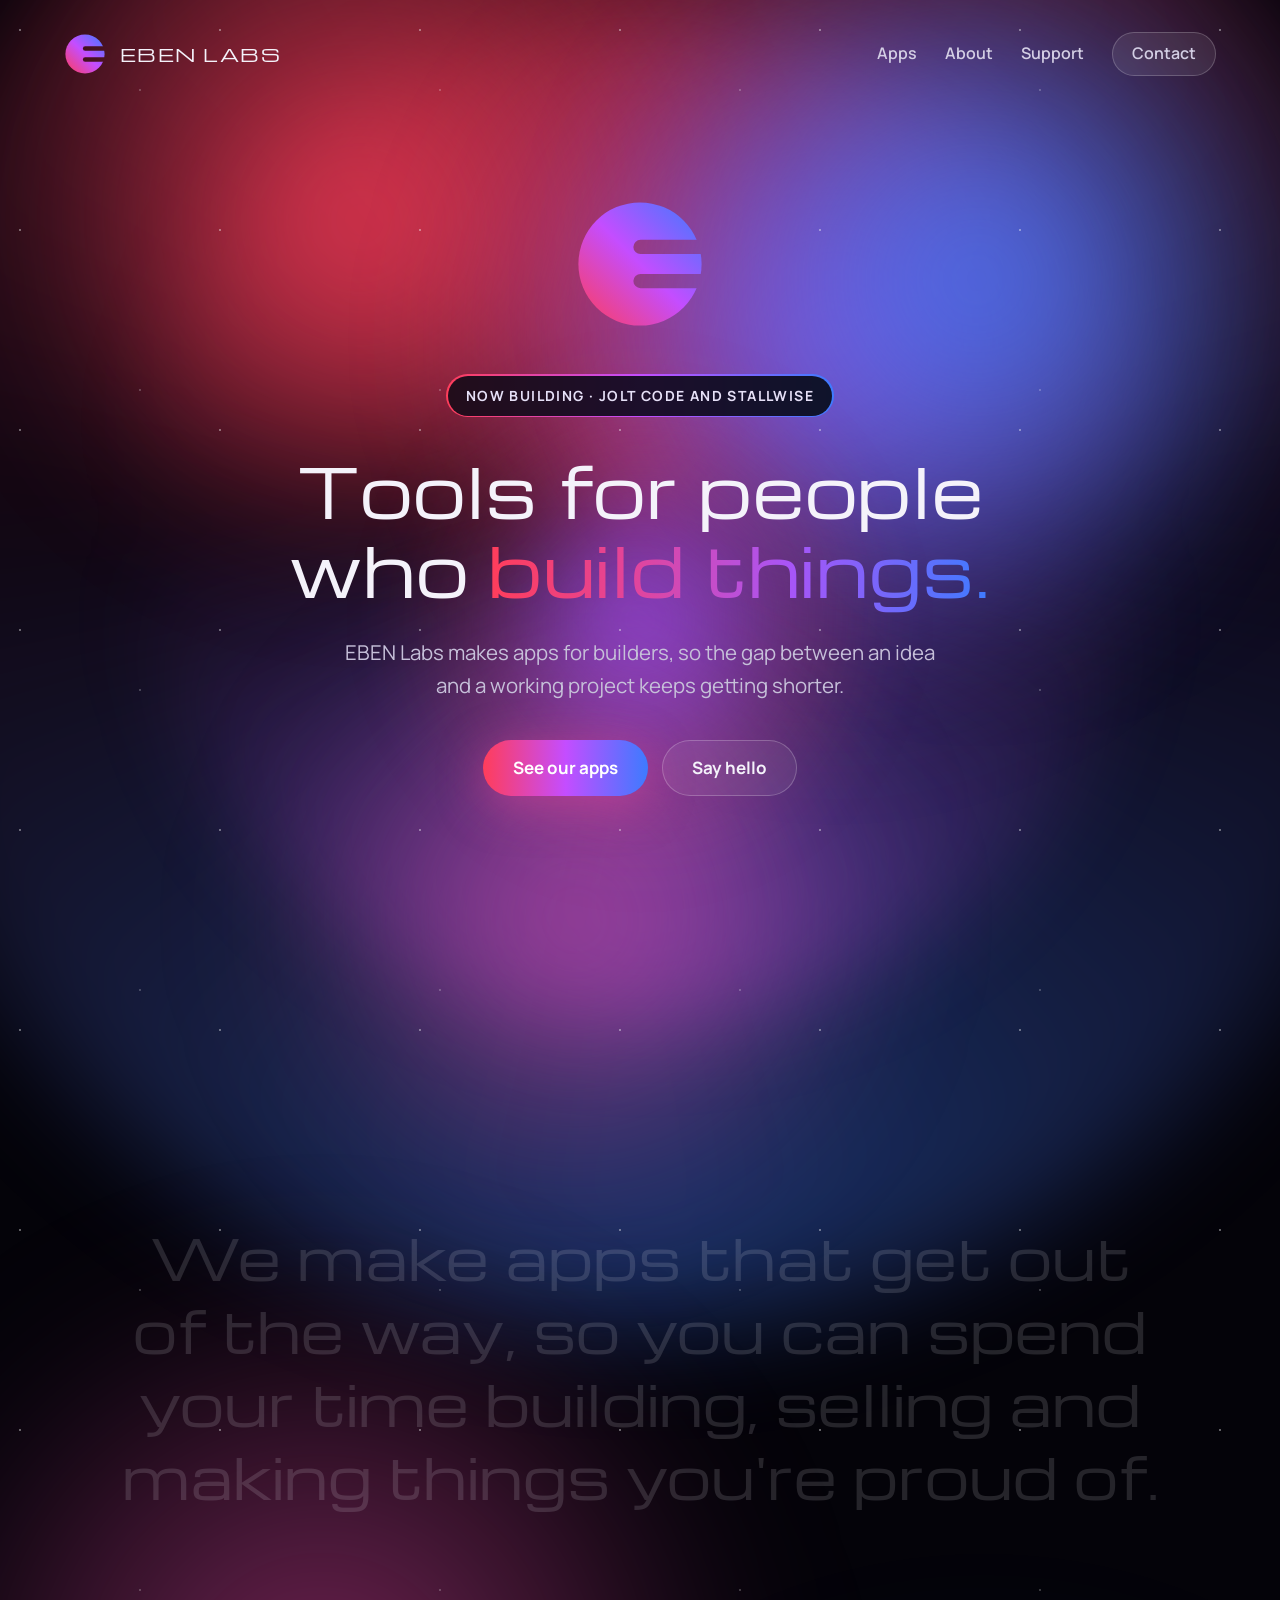
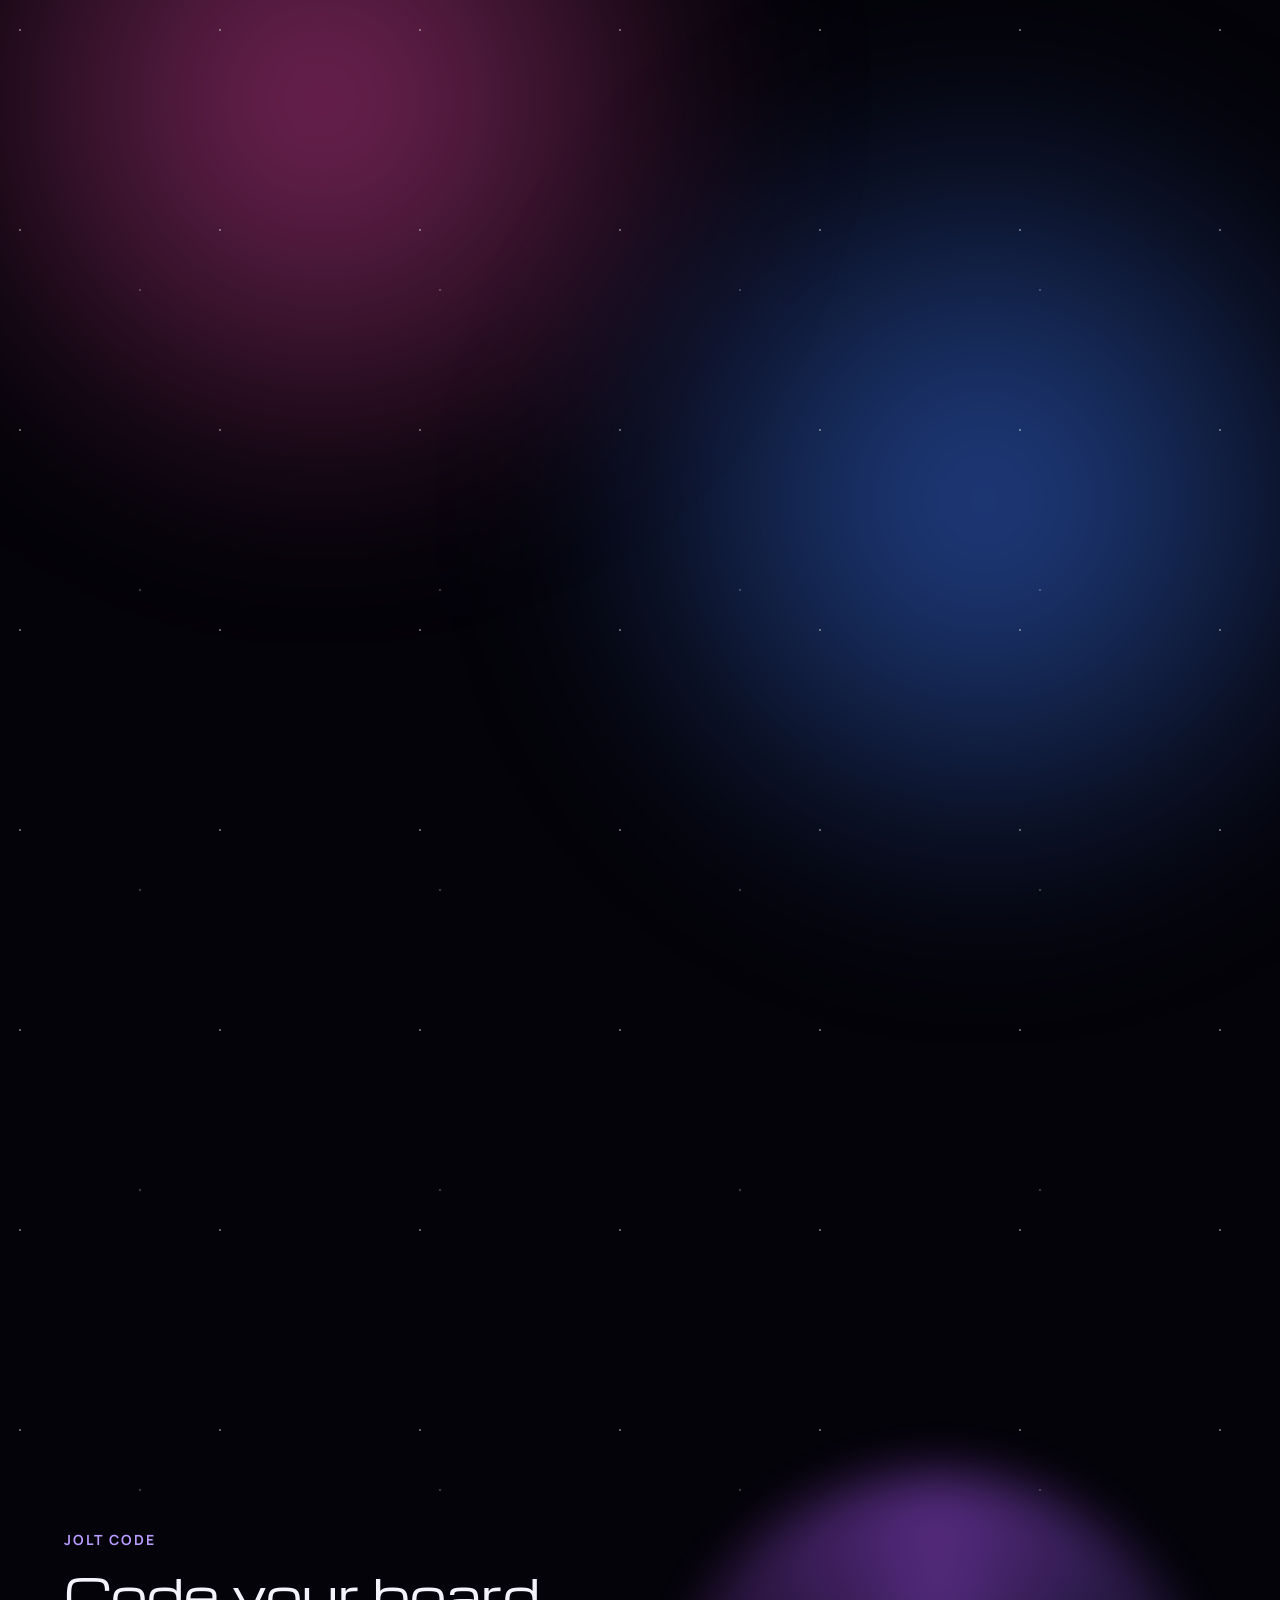
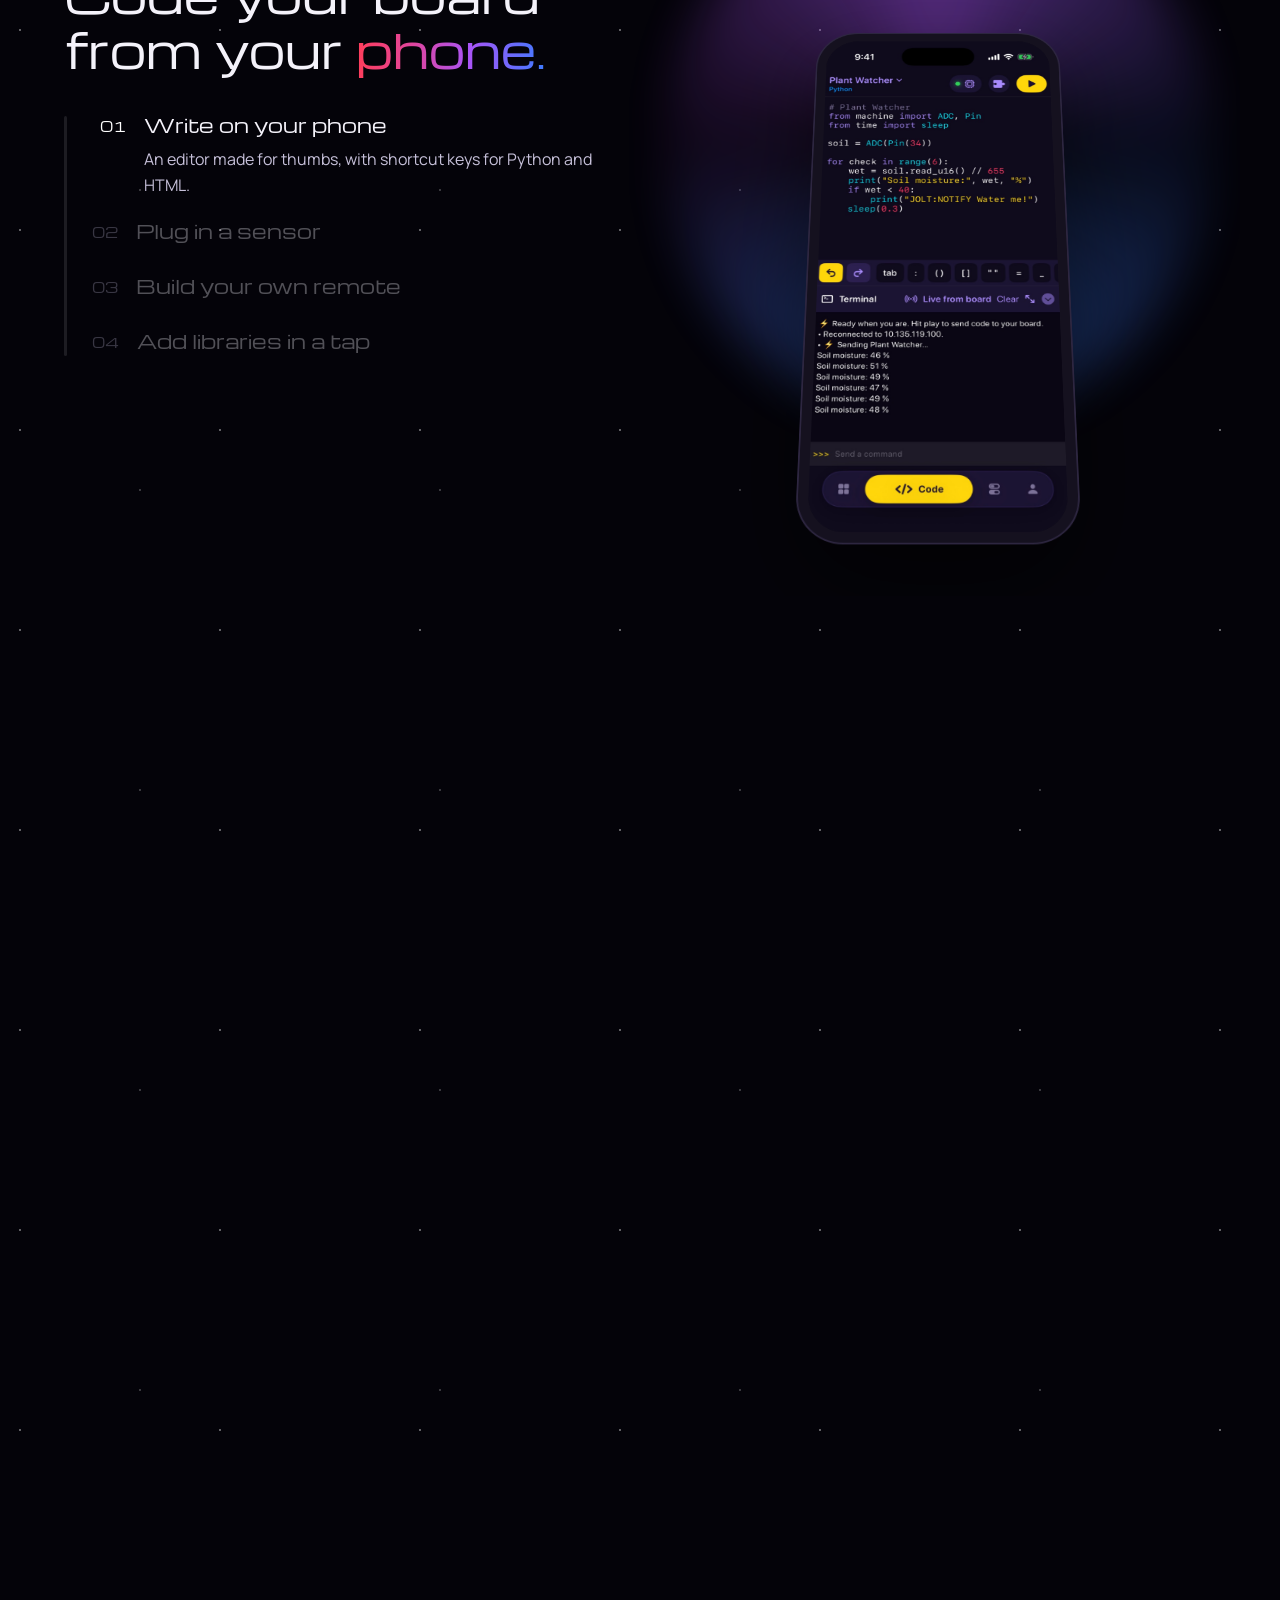
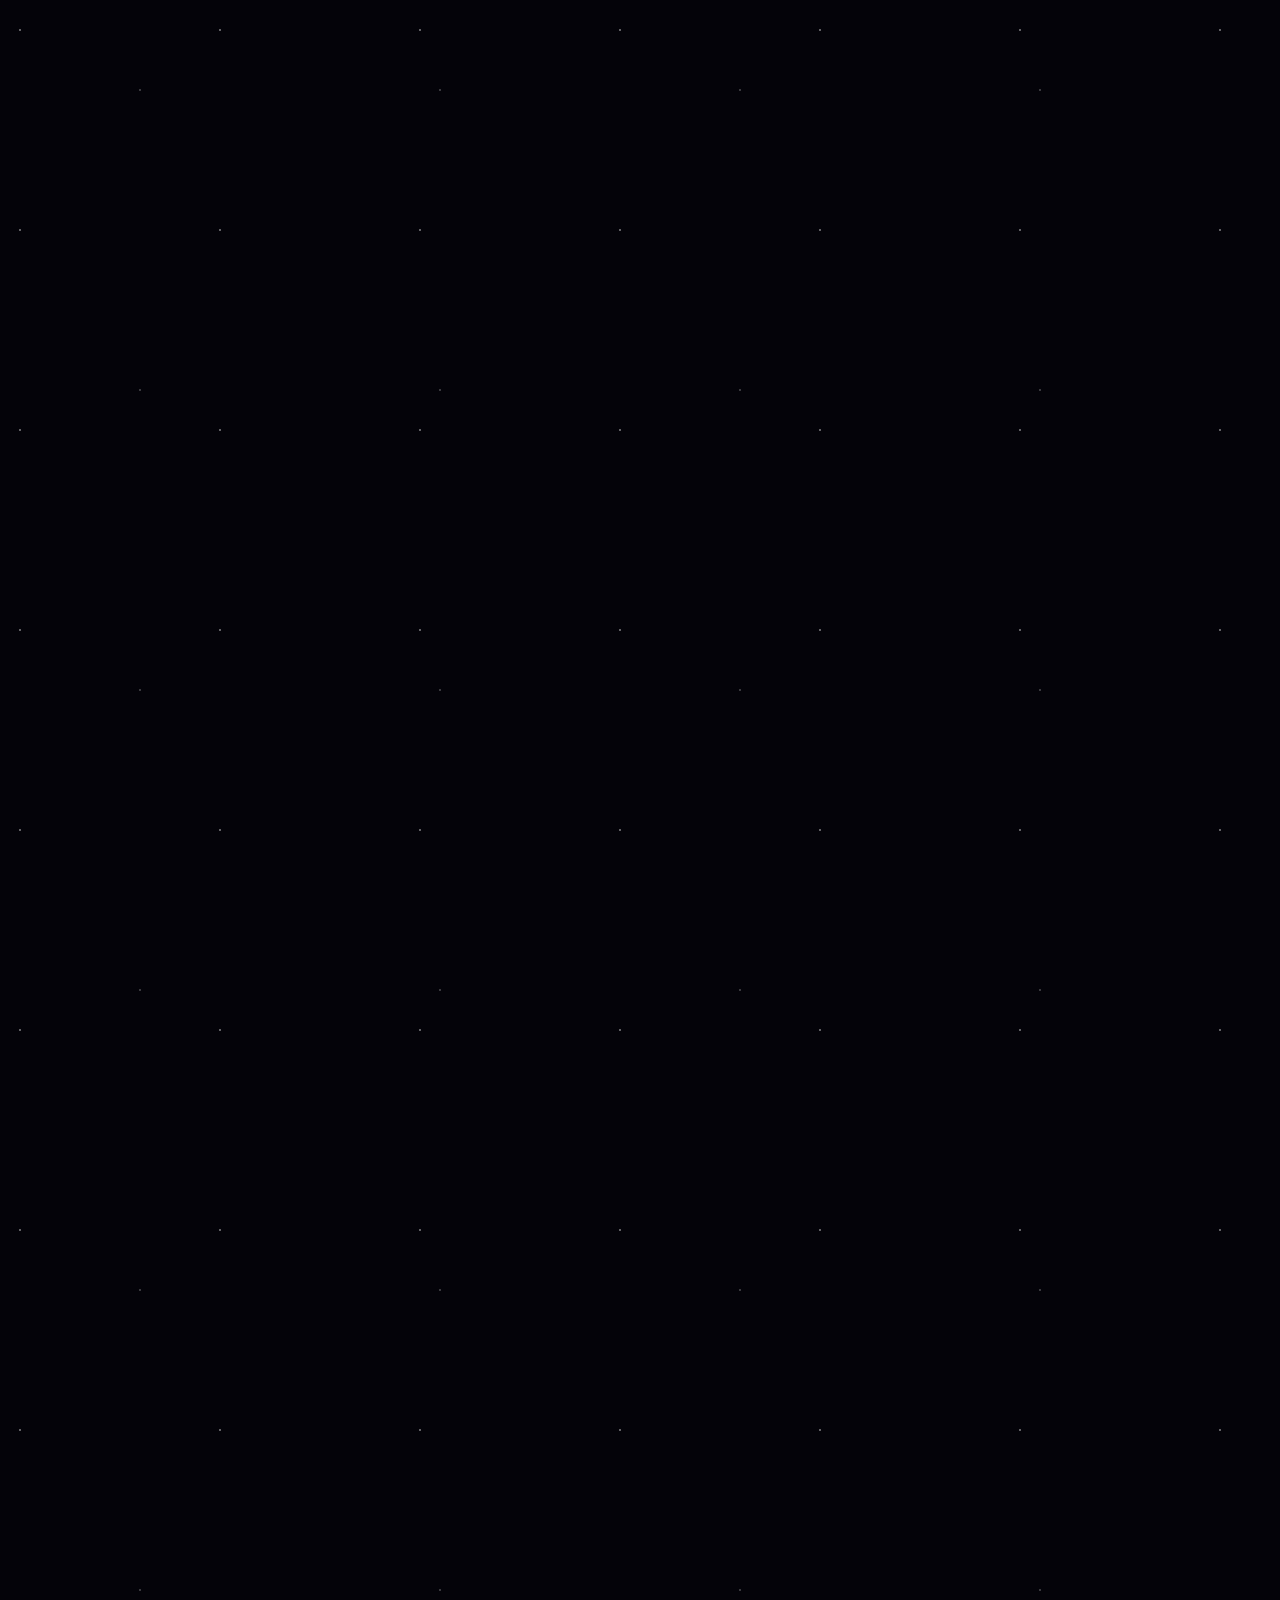
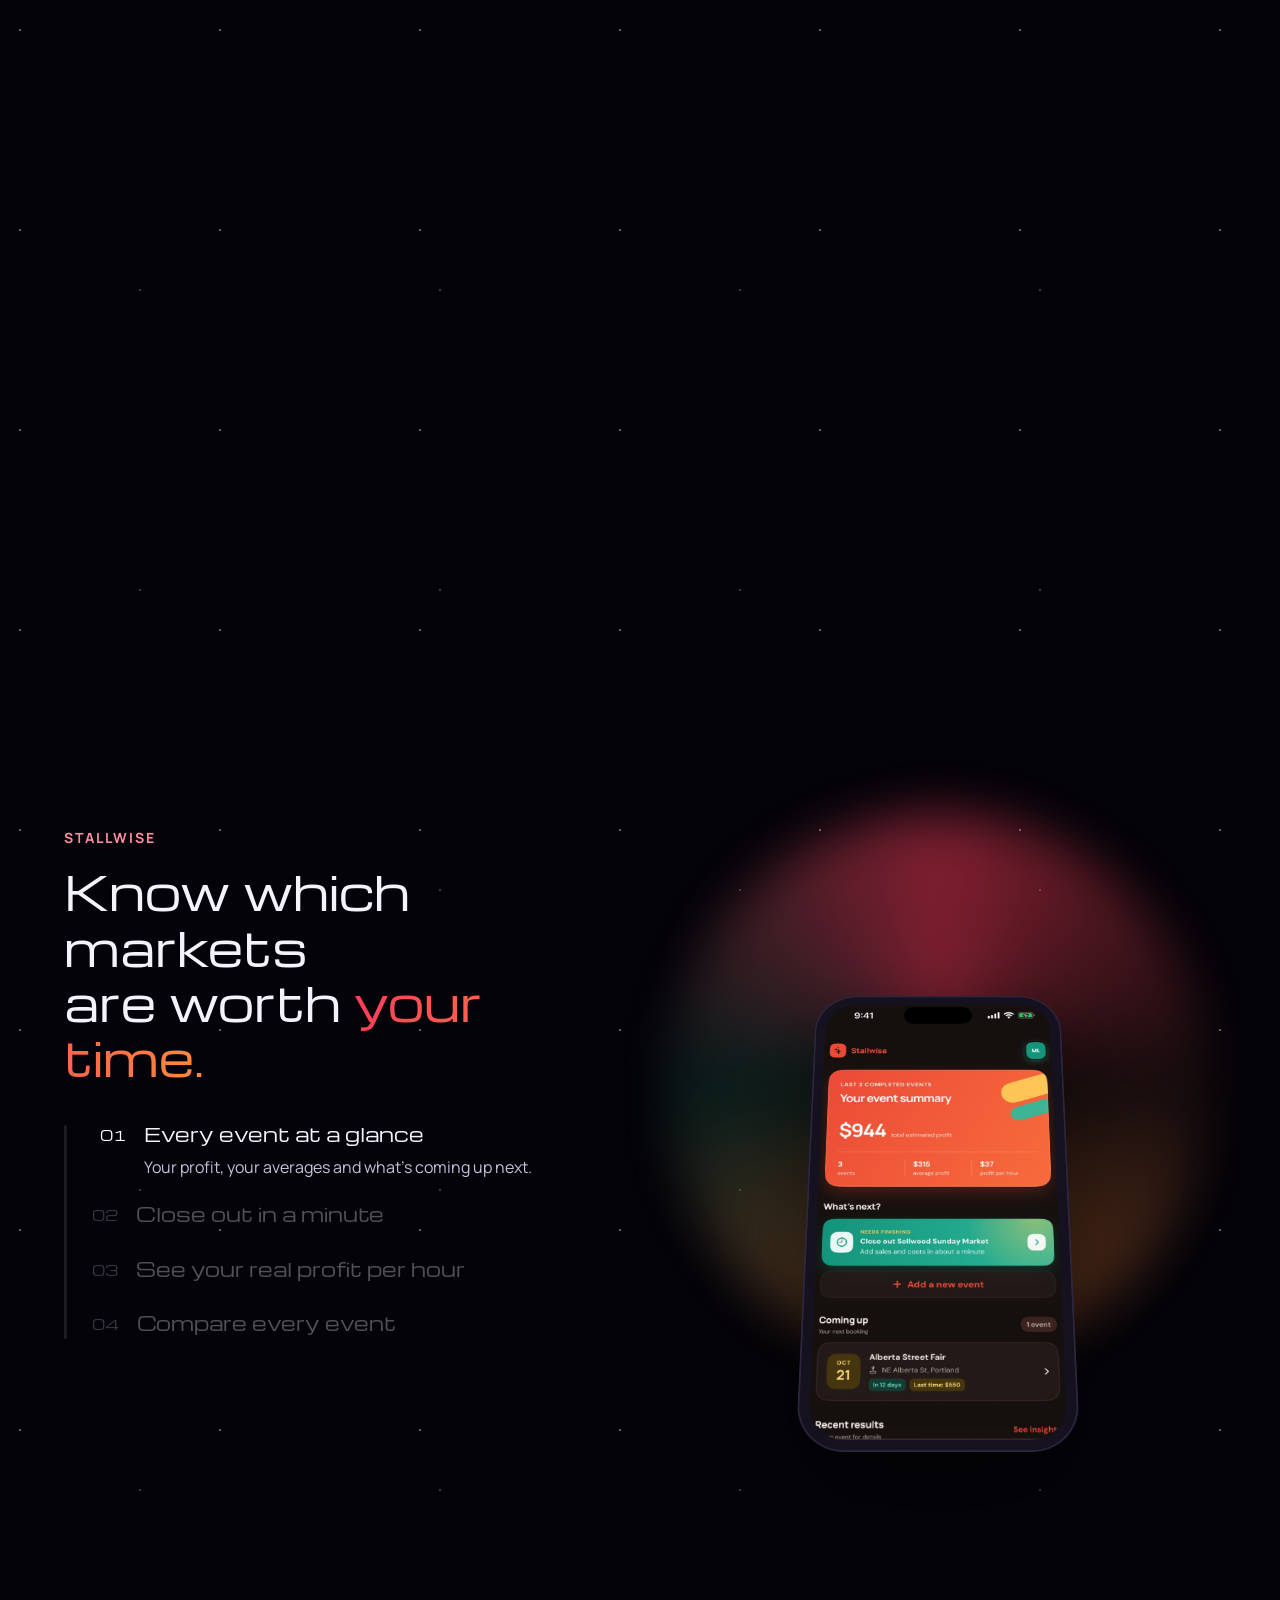
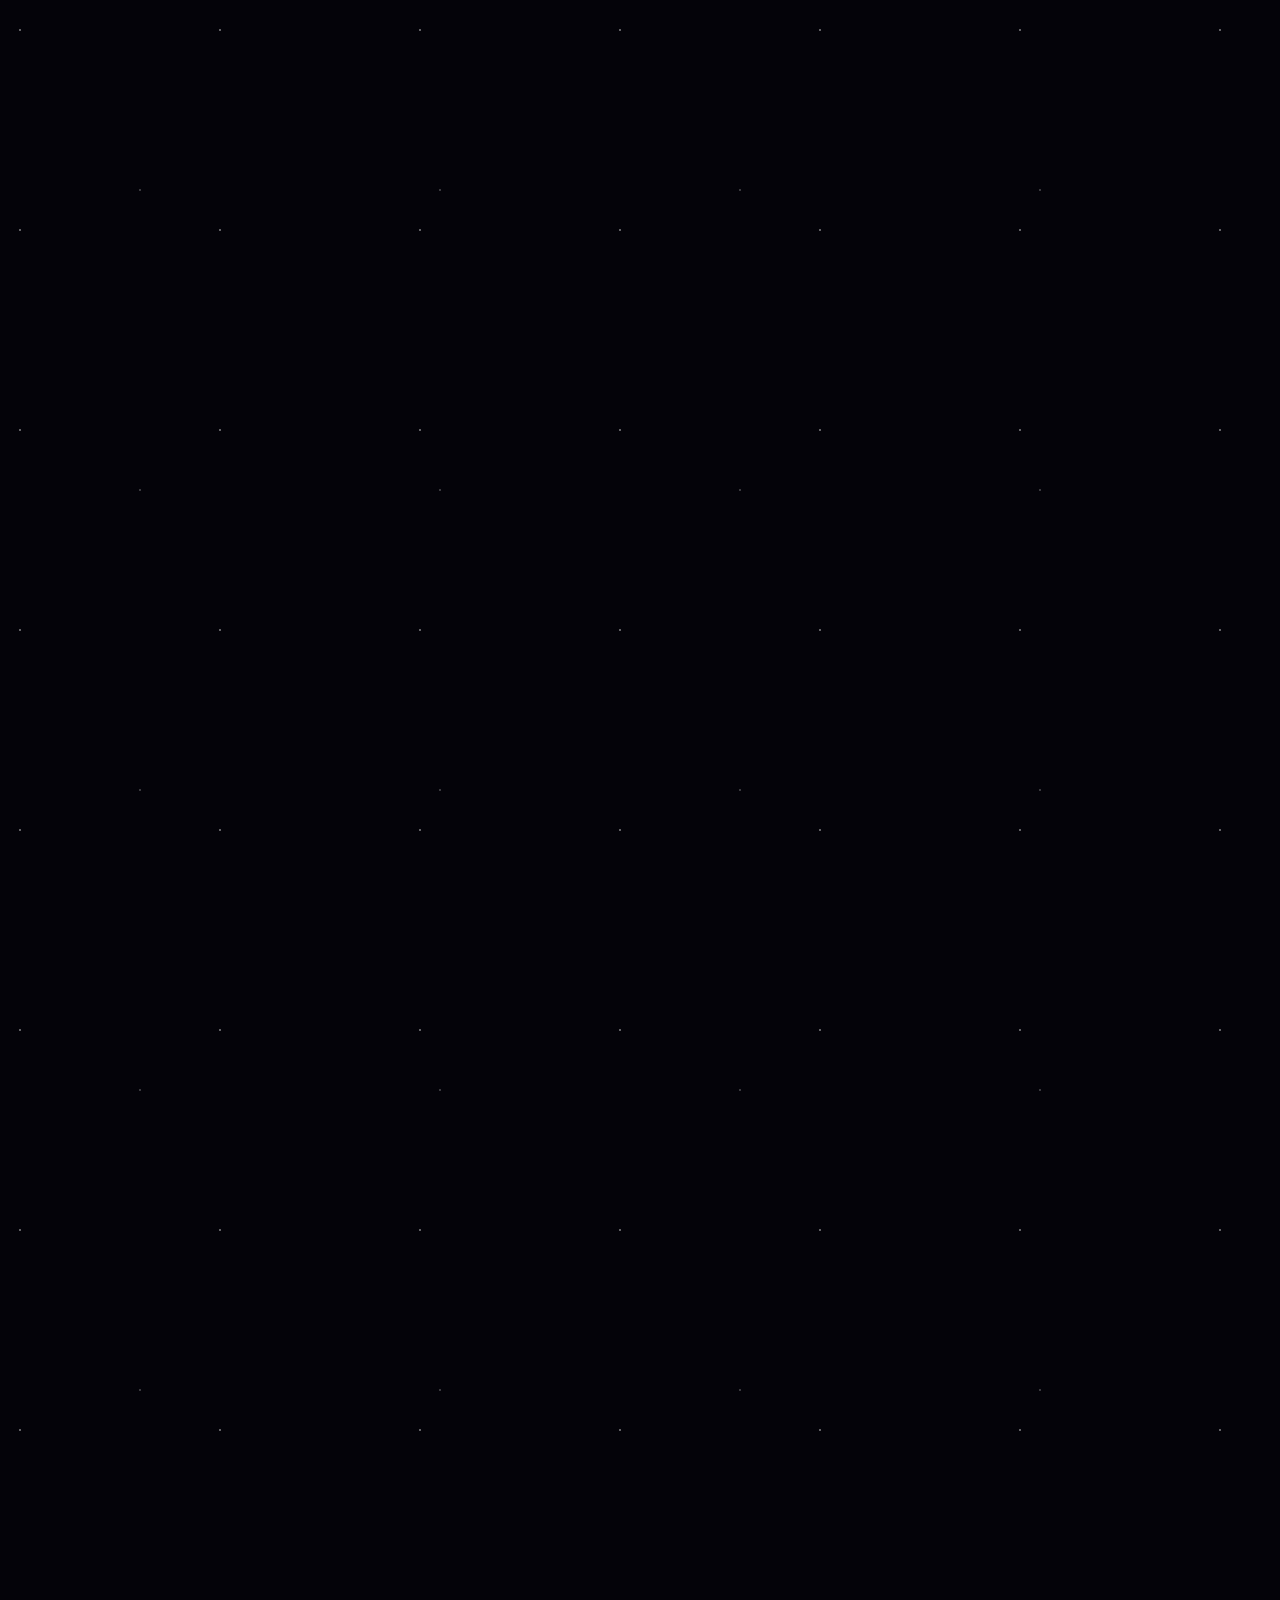
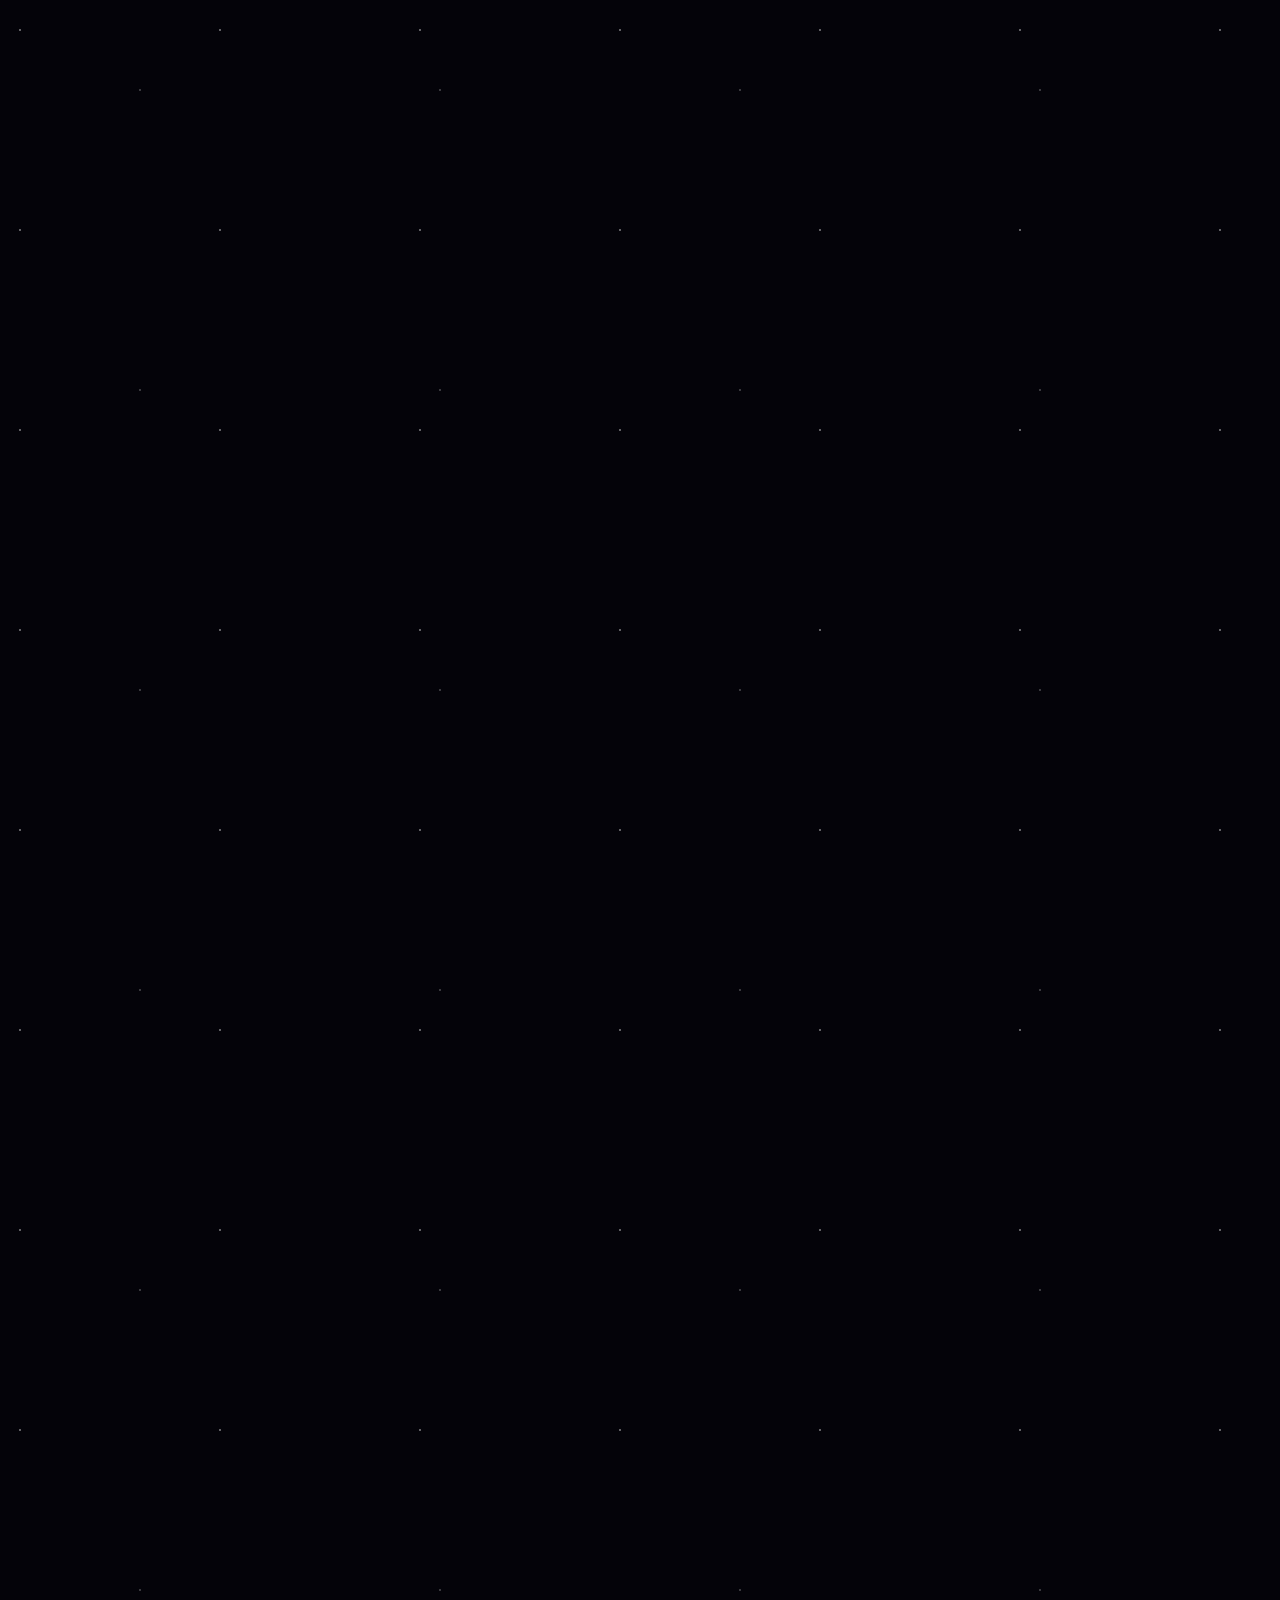
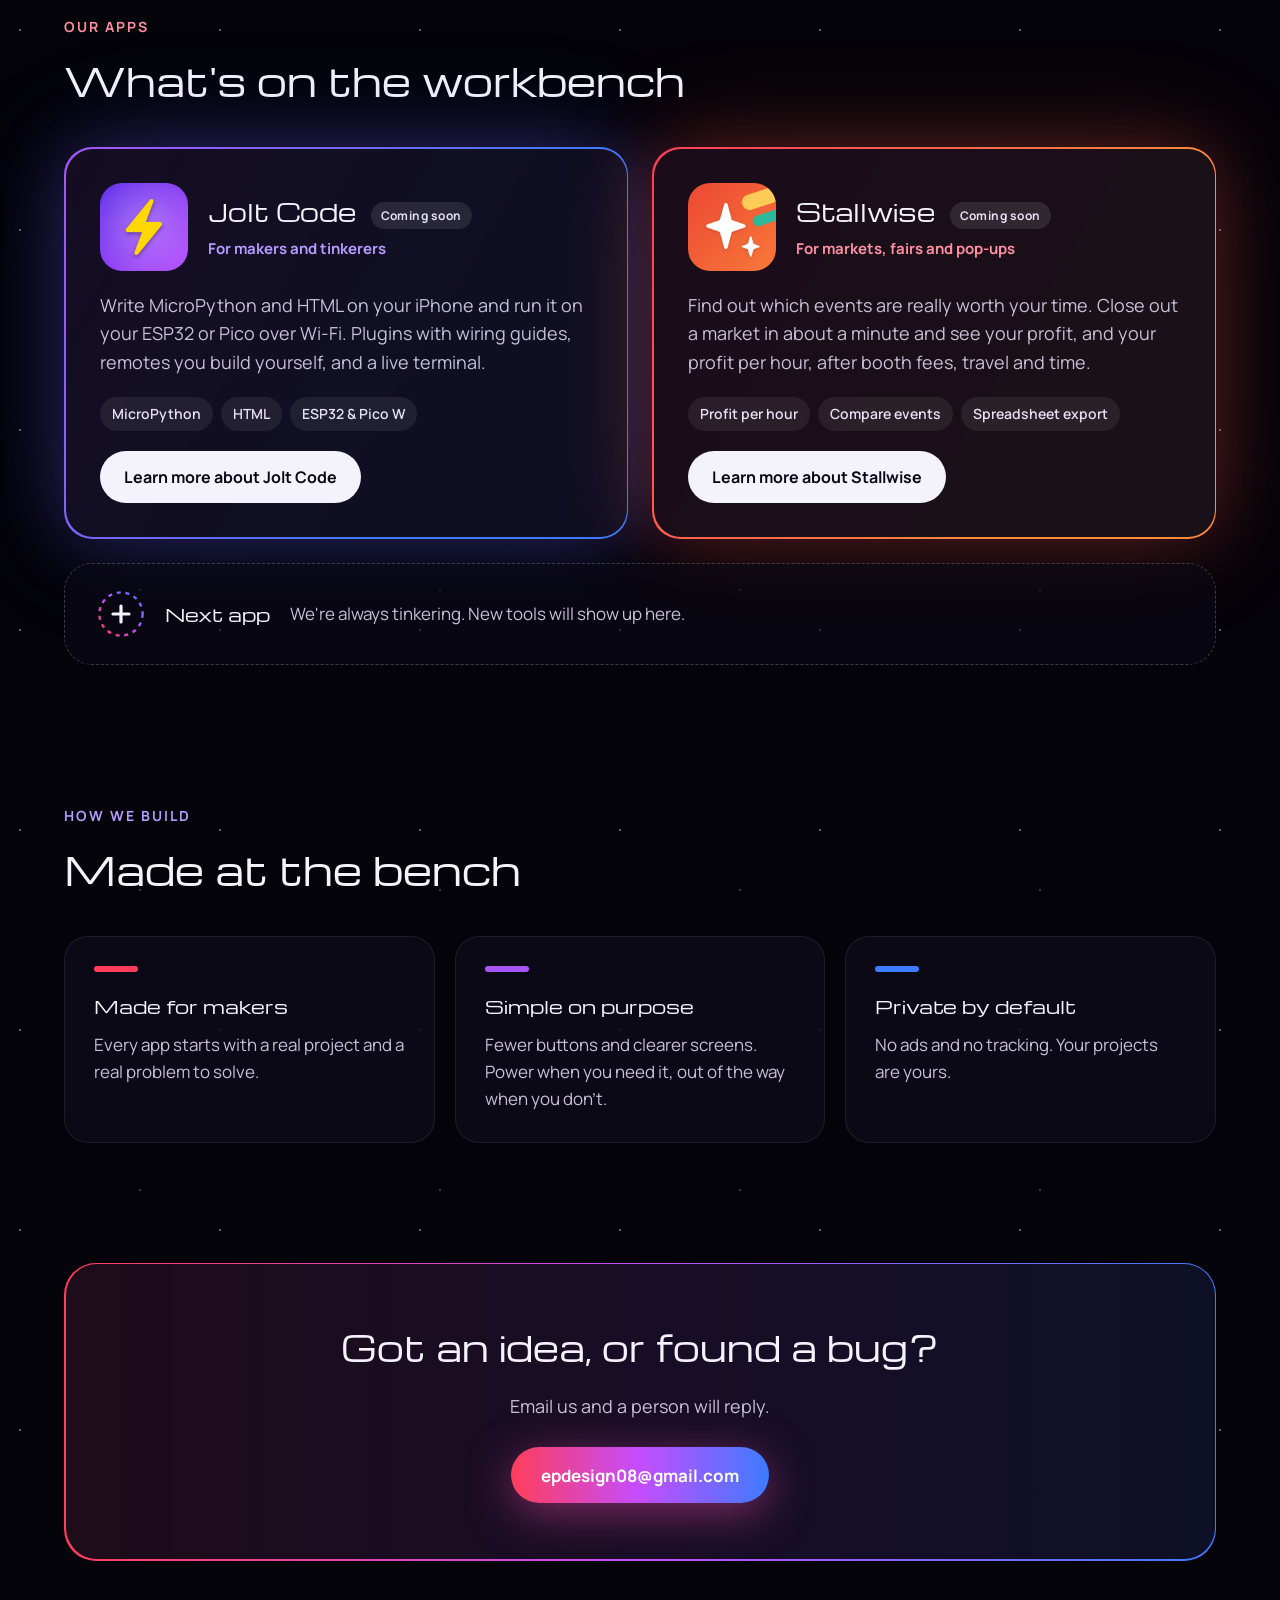
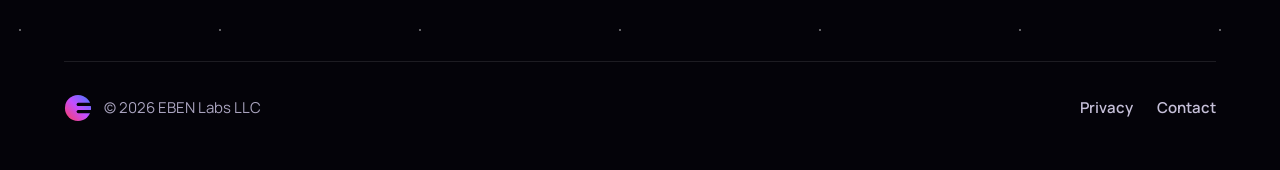
<file: index.html>
<!DOCTYPE html>
<html lang="en">
<head>
  <meta charset="utf-8">
  <meta name="viewport" content="width=device-width, initial-scale=1">
  <title>EBEN Labs: tools for people who build things</title>
  <meta name="description" content="EBEN Labs makes apps for builders: Jolt Code for coding microcontrollers from your iPhone, and Stallwise for tracking market and fair profits.">
  <meta name="theme-color" content="#040309">
  <meta property="og:title" content="EBEN Labs">
  <meta property="og:description" content="Tools for people who build things. Home of Jolt Code and Stallwise.">
  <meta property="og:image" content="https://epdesign08.github.io/EBEN-LABS/images/share.jpg">
  <meta property="og:url" content="https://epdesign08.github.io/EBEN-LABS/">
  <meta name="twitter:card" content="summary_large_image">
  <link rel="icon" href="favicon.svg" type="image/svg+xml">
  <link rel="apple-touch-icon" href="images/icon-180.png">
  <link rel="preconnect" href="https://fonts.googleapis.com">
  <link rel="preconnect" href="https://fonts.gstatic.com" crossorigin>
  <link href="https://fonts.googleapis.com/css2?family=Michroma&family=Manrope:wght@400;500;600;700&display=swap" rel="stylesheet">
  <link rel="stylesheet" href="style.css">
</head>
<body>
<div class="page">

  <div class="sky" aria-hidden="true">
    <div class="hue">
      <div class="swirl big"></div>
      <div class="swirl small"></div>
      <div class="blob b1"></div>
      <div class="blob b2"></div>
      <div class="blob b3"></div>
      <div class="blob b4"></div>
      <div class="blob b5"></div>
      <div class="blob b6"></div>
      <div class="pulse"></div>
    </div>
    <div class="stars"></div>
    <div class="comet one"></div>
    <div class="comet two"></div>
  </div>

  <div class="wrap">
    <header class="top">
      <a class="brand" href="./">
        <img src="favicon.svg" width="42" height="42" alt="">
        <span>EBEN LABS</span>
      </a>
      <nav class="links" aria-label="Main">
        <a href="#apps">Apps</a>
        <a href="#about">About</a>
        <a href="#contact">Support</a>
        <a class="pill-btn" href="mailto:epdesign08@gmail.com">Contact</a>
      </nav>
    </header>

    <main>
      <section class="hero">
        <img class="hero-mark" src="favicon.svg" width="132" height="132" alt="EBEN Labs logo">
        <div class="badge"><span>NOW BUILDING · JOLT CODE AND STALLWISE</span></div>
        <h1>Tools for people<br>who <span class="glow-text">build things.</span></h1>
        <p class="lede">EBEN Labs makes apps for builders, so the gap between an idea and a working project keeps getting shorter.</p>
        <div class="actions">
          <a class="btn primary" href="#apps">See our apps</a>
          <a class="btn ghost" href="mailto:epdesign08@gmail.com">Say hello</a>
        </div>
      </section>
    </main>
  </div>

  <section class="statement" aria-label="What we believe">
    <div class="statement-stage">
      <p class="statement-text">We make apps that get out of the way, so you can spend your time building, selling and making things you're proud of.</p>
    </div>
  </section>

  <section class="show jolt-show" aria-labelledby="jolt-title">
    <div class="show-stage">
      <div class="show-copy">
        <div class="eyebrow" style="color:#B79BFF">JOLT CODE</div>
        <h2 id="jolt-title" class="show-title">Code your board<br>from your <span class="glow-text">phone.</span></h2>
        <div class="steps">
          <div class="bar"><i></i></div>
          <div class="step"><b>01</b><div><h3>Write on your phone</h3><p>An editor made for thumbs, with shortcut keys for Python and HTML.</p></div></div>
          <div class="step"><b>02</b><div><h3>Plug in a sensor</h3><p>Ready-made plugins, each with a wiring guide. Press play and it runs.</p></div></div>
          <div class="step"><b>03</b><div><h3>Build your own remote</h3><p>Buttons, switches and sliders that talk to your board over Wi‑Fi.</p></div></div>
          <div class="step"><b>04</b><div><h3>Add libraries in a tap</h3><p>Install from the MicroPython index or straight from GitHub.</p></div></div>
        </div>
      </div>
      <div class="show-visual">
        <div class="orbit" aria-hidden="true"></div>
        <div class="phone">
          <div class="screen">
            <img src="images/jolt-1.jpg" alt="Jolt Code editor running a plant watcher program, with live output from the board" class="on">
            <img src="images/jolt-2.jpg" alt="Jolt Code sensor plugins" loading="lazy">
            <img src="images/jolt-3.jpg" alt="A remote control page with a switch, slider and button" loading="lazy">
            <img src="images/jolt-4.jpg" alt="Installing a library onto the board" loading="lazy">
          </div>
        </div>
        <div class="chip c1" aria-hidden="true"><span class="dot"></span>Live from board</div>
        <div class="chip c2" aria-hidden="true">Soil moisture: 48 %</div>
      </div>
    </div>
  </section>

  <section class="show stallwise-show" aria-labelledby="stallwise-title">
    <div class="show-stage">
      <div class="show-copy">
        <div class="eyebrow" style="color:#FF8FA3">STALLWISE</div>
        <h2 id="stallwise-title" class="show-title">Know which markets<br>are worth <span class="warm-text">your time.</span></h2>
        <div class="steps">
          <div class="bar"><i></i></div>
          <div class="step"><b>01</b><div><h3>Every event at a glance</h3><p>Your profit, your averages and what's coming up next.</p></div></div>
          <div class="step"><b>02</b><div><h3>Close out in a minute</h3><p>Sales, costs and hours. Only the event name is required.</p></div></div>
          <div class="step"><b>03</b><div><h3>See your real profit per hour</h3><p>After booth fees, travel and your time.</p></div></div>
          <div class="step"><b>04</b><div><h3>Compare every event</h3><p>Spot the markets worth booking again.</p></div></div>
        </div>
      </div>
      <div class="show-visual">
        <div class="orbit" aria-hidden="true"></div>
        <div class="phone">
          <div class="screen">
            <img src="images/stallwise-1.jpg" alt="Stallwise dashboard with an event summary" class="on" loading="lazy">
            <img src="images/stallwise-2.jpg" alt="Closing out an event with sales and costs" loading="lazy">
            <img src="images/stallwise-3.jpg" alt="An event result showing profit per hour" loading="lazy">
            <img src="images/stallwise-4.jpg" alt="Insights comparing events" loading="lazy">
          </div>
        </div>
        <div class="chip c1" aria-hidden="true">$54 profit per hour</div>
        <div class="chip c2" aria-hidden="true"><span class="dot"></span>Worth repeating? Yes</div>
      </div>
    </div>
  </section>

  <div class="wrap">
    <main>
      <section class="block" id="apps">
        <div class="eyebrow reveal" style="color:#FF8FA3">OUR APPS</div>
        <h2 class="reveal">What's on the workbench</h2>
        <div class="apps">
          <article class="app jolt reveal">
            <div class="app-inner">
              <div class="app-head">
                <img src="images/jolt-icon.png" alt="Jolt Code app icon">
                <div>
                  <div class="app-name">Jolt Code <span class="soon">Coming soon</span></div>
                  <div class="app-for">For makers and tinkerers</div>
                </div>
              </div>
              <p>Write MicroPython and HTML on your iPhone and run it on your ESP32 or Pico over Wi‑Fi. Plugins with wiring guides, remotes you build yourself, and a live terminal.</p>
              <div class="tags"><span>MicroPython</span><span>HTML</span><span>ESP32 &amp; Pico W</span></div>
              <a class="btn light" href="https://epdesign08.github.io/Jolt/">Learn more about Jolt Code</a>
            </div>
          </article>
          <article class="app stallwise reveal" style="--d:.12s">
            <div class="app-inner">
              <div class="app-head">
                <img src="images/stallwise-icon.png" alt="Stallwise app icon">
                <div>
                  <div class="app-name">Stallwise <span class="soon">Coming soon</span></div>
                  <div class="app-for">For markets, fairs and pop-ups</div>
                </div>
              </div>
              <p>Find out which events are really worth your time. Close out a market in about a minute and see your profit, and your profit per hour, after booth fees, travel and time.</p>
              <div class="tags"><span>Profit per hour</span><span>Compare events</span><span>Spreadsheet export</span></div>
              <a class="btn light" href="https://epdesign08.github.io/Stallwise/support.html">Learn more about Stallwise</a>
            </div>
          </article>
          <div class="next reveal">
            <svg width="48" height="48" viewBox="0 0 120 120" aria-hidden="true">
              <defs><linearGradient id="ng" x1="0" y1="1" x2="1" y2="0"><stop offset="0" stop-color="#FF3D5A"/><stop offset=".5" stop-color="#C44DFF"/><stop offset="1" stop-color="#3D7BFF"/></linearGradient></defs>
              <circle cx="60" cy="60" r="54" fill="none" stroke="url(#ng)" stroke-width="6" stroke-dasharray="10 12"/>
              <path d="M60 40 V80 M40 60 H80" stroke="#F4F2FA" stroke-width="8" stroke-linecap="round"/>
            </svg>
            <strong>Next app</strong>
            <p>We're always tinkering. New tools will show up here.</p>
          </div>
        </div>
      </section>

      <section class="block" id="about">
        <div class="eyebrow" style="color:#B79BFF">HOW WE BUILD</div>
        <h2 class="reveal">Made at the bench</h2>
        <div class="values">
          <div class="value reveal"><i style="background:#FF3D5A"></i><h3>Made for makers</h3><p>Every app starts with a real project and a real problem to solve.</p></div>
          <div class="value reveal" style="--d:.1s"><i style="background:#A855F7"></i><h3>Simple on purpose</h3><p>Fewer buttons and clearer screens. Power when you need it, out of the way when you don't.</p></div>
          <div class="value reveal" style="--d:.2s"><i style="background:#3D7BFF"></i><h3>Private by default</h3><p>No ads and no tracking. Your projects are yours.</p></div>
        </div>
      </section>

      <section class="block" id="contact" style="padding-top:20px">
        <div class="contact reveal">
          <div class="contact-inner">
            <h2>Got an idea, or found a bug?</h2>
            <p>Email us and a person will reply.</p>
            <a class="btn primary" href="mailto:epdesign08@gmail.com">epdesign08@gmail.com</a>
          </div>
        </div>
      </section>
    </main>

    <footer class="bottom">
      <div class="mark"><img src="favicon.svg" width="28" height="28" alt=""><span>© 2026 EBEN Labs LLC</span></div>
      <nav aria-label="Footer">
        <a href="privacy.html">Privacy</a>
        <a href="mailto:epdesign08@gmail.com">Contact</a>
      </nav>
    </footer>
  </div>
</div>
<script src="scroll.js"></script>
</body>
</html>
</file>
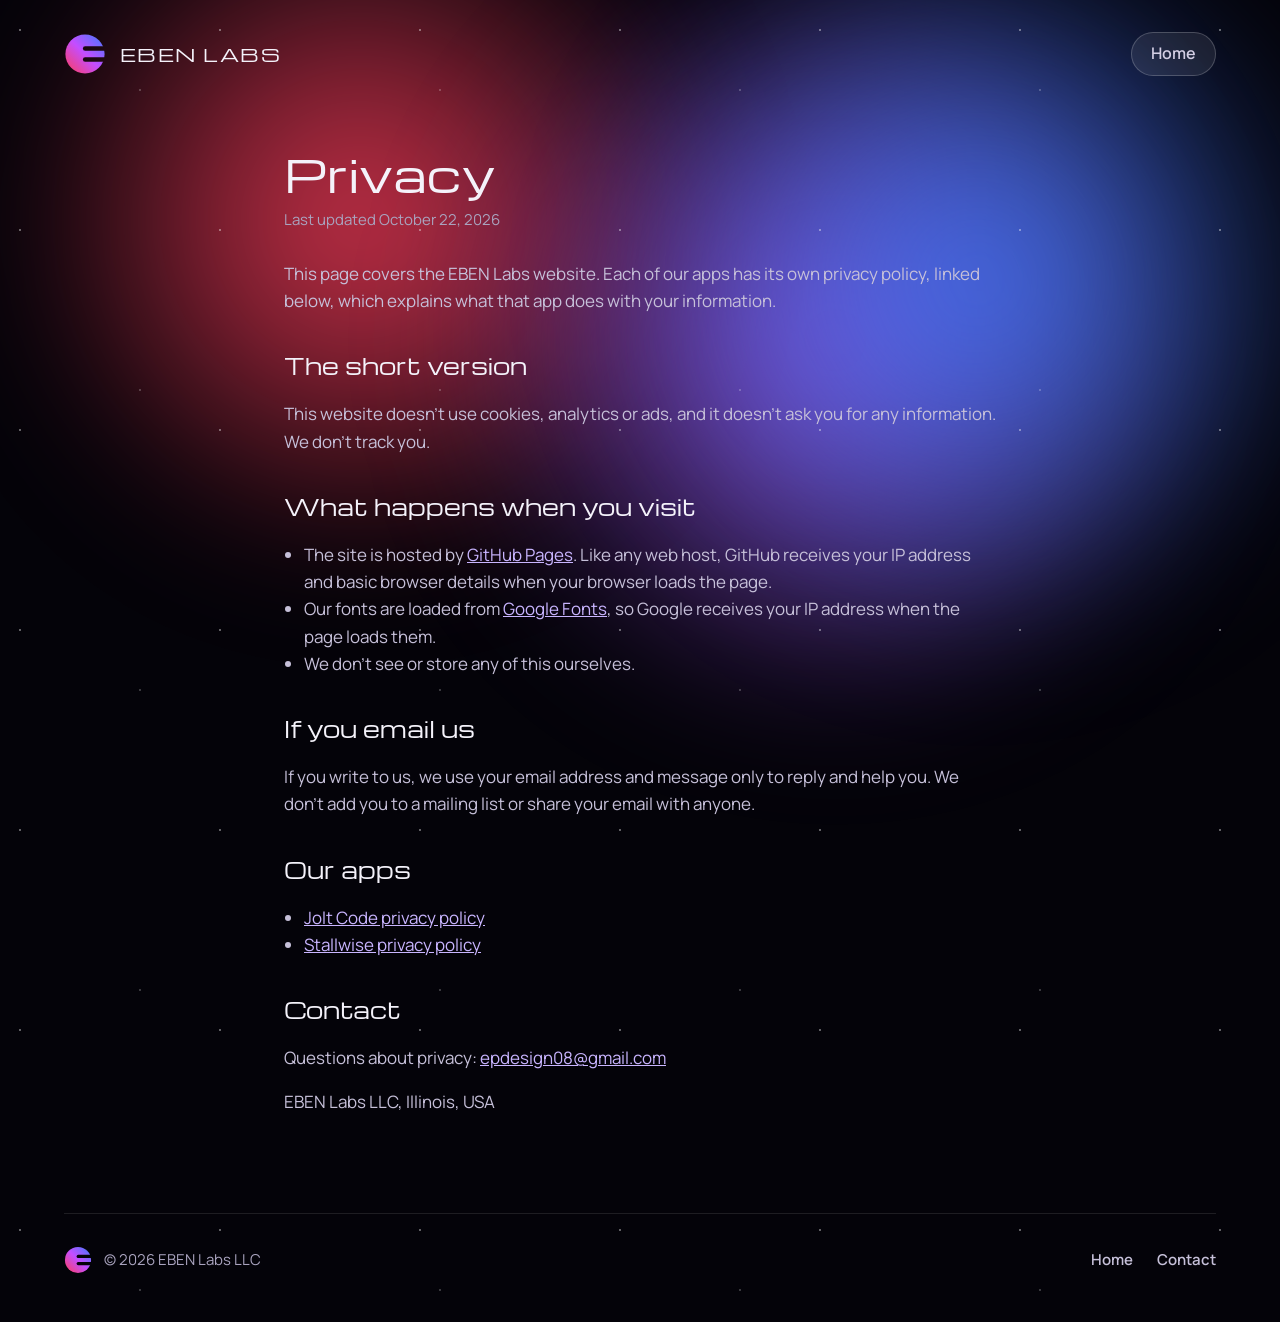
<file: privacy.html>
<!DOCTYPE html>
<html lang="en">
<head>
  <meta charset="utf-8">
  <meta name="viewport" content="width=device-width, initial-scale=1">
  <title>Privacy · EBEN Labs</title>
  <meta name="description" content="How the EBEN Labs website handles your information.">
  <meta name="theme-color" content="#040309">
  <link rel="icon" href="favicon.svg" type="image/svg+xml">
  <link rel="apple-touch-icon" href="images/icon-180.png">
  <link rel="preconnect" href="https://fonts.googleapis.com">
  <link rel="preconnect" href="https://fonts.gstatic.com" crossorigin>
  <link href="https://fonts.googleapis.com/css2?family=Michroma&family=Manrope:wght@400;500;600;700&display=swap" rel="stylesheet">
  <link rel="stylesheet" href="style.css">
</head>
<body>
<div class="page">
  <div class="sky" aria-hidden="true">
    <div class="hue">
      <div class="blob b1"></div>
      <div class="blob b2"></div>
      <div class="blob b3"></div>
    </div>
    <div class="stars"></div>
  </div>

  <div class="wrap">
    <header class="top">
      <a class="brand" href="./">
        <img src="favicon.svg" width="42" height="42" alt="">
        <span>EBEN LABS</span>
      </a>
      <nav class="links" aria-label="Main">
        <a class="pill-btn" href="./">Home</a>
      </nav>
    </header>
  </div>

  <main class="plain">
    <h1>Privacy</h1>
    <p class="updated">Last updated October 22, 2026</p>

    <p>This page covers the EBEN Labs website. Each of our apps has its own privacy policy, linked below, which explains what that app does with your information.</p>

    <h2>The short version</h2>
    <p>This website doesn't use cookies, analytics or ads, and it doesn't ask you for any information. We don't track you.</p>

    <h2>What happens when you visit</h2>
    <ul>
      <li>The site is hosted by <a href="https://docs.github.com/en/site-policy/privacy-policies/github-general-privacy-statement">GitHub Pages</a>. Like any web host, GitHub receives your IP address and basic browser details when your browser loads the page.</li>
      <li>Our fonts are loaded from <a href="https://policies.google.com/privacy">Google Fonts</a>, so Google receives your IP address when the page loads them.</li>
      <li>We don't see or store any of this ourselves.</li>
    </ul>

    <h2>If you email us</h2>
    <p>If you write to us, we use your email address and message only to reply and help you. We don't add you to a mailing list or share your email with anyone.</p>

    <h2>Our apps</h2>
    <ul>
      <li><a href="https://epdesign08.github.io/Jolt/privacy.html">Jolt Code privacy policy</a></li>
      <li><a href="https://epdesign08.github.io/Stallwise/privacy-policy.html">Stallwise privacy policy</a></li>
    </ul>

    <h2>Contact</h2>
    <p>Questions about privacy: <a href="mailto:epdesign08@gmail.com">epdesign08@gmail.com</a></p>
    <p>EBEN Labs LLC, Illinois, USA</p>
  </main>

  <div class="wrap">
    <footer class="bottom">
      <div class="mark"><img src="favicon.svg" width="28" height="28" alt=""><span>© 2026 EBEN Labs LLC</span></div>
      <nav aria-label="Footer">
        <a href="./">Home</a>
        <a href="mailto:epdesign08@gmail.com">Contact</a>
      </nav>
    </footer>
  </div>
</div>
</body>
</html>
</file>
<file: style.css>
:root {
  --void: #040309;
  --card: rgba(12, 9, 22, 0.94);
  --text: #F4F2FA;
  --muted: #C6C0D9;
  --soft: #A9A3BE;
  --flare: #FF3D5A;
  --nebula: #A855F7;
  --pulsar: #3D7BFF;
  --nova: linear-gradient(90deg, #FF3D5A, #C44DFF 50%, #3D7BFF);
  --display: 'Michroma', sans-serif;
}

* { box-sizing: border-box; }
html { scroll-behavior: smooth; }
body {
  margin: 0; background: var(--void); color: var(--text);
  font: 17px/1.6 'Manrope', system-ui, -apple-system, sans-serif;
  -webkit-font-smoothing: antialiased;
}
a { color: var(--text); }
a:hover { color: #FFB3C0; }
img { display: block; }

/* ---------- Moving background ---------- */
.page { position: relative; overflow: clip; min-height: 100vh; }
.sky { position: absolute; inset: 0; pointer-events: none; }
.hue { position: absolute; inset: 0; animation: hue 12s ease-in-out infinite; }
.blob { position: absolute; border-radius: 50%; filter: blur(65px); }
.b1 { left: 0; top: -140px; width: 720px; height: 720px; background: radial-gradient(circle, rgba(255,61,90,.85), rgba(255,61,90,0) 68%); animation: drift1 14s ease-in-out infinite alternate; }
.b2 { left: 34%; top: -60px; width: 800px; height: 800px; background: radial-gradient(circle, rgba(168,85,247,.85), rgba(168,85,247,0) 68%); animation: drift2 17s ease-in-out infinite alternate; }
.b3 { right: -6%; top: -100px; width: 760px; height: 760px; background: radial-gradient(circle, rgba(61,123,255,.85), rgba(61,123,255,0) 68%); animation: drift3 12s ease-in-out infinite alternate; }
.b4 { left: 20%; top: 600px; width: 640px; height: 640px; filter: blur(70px); background: radial-gradient(circle, rgba(224,69,158,.6), rgba(224,69,158,0) 68%); animation: drift3 17s ease-in-out infinite alternate; }
.b5 { left: -10%; top: 1250px; width: 900px; height: 900px; filter: blur(80px); background: radial-gradient(circle, rgba(224,69,158,.55), rgba(224,69,158,0) 68%); animation: drift2 14s ease-in-out infinite alternate; }
.b6 { right: -12%; top: 1650px; width: 900px; height: 900px; filter: blur(80px); background: radial-gradient(circle, rgba(61,123,255,.55), rgba(61,123,255,0) 68%); animation: drift1 12s ease-in-out infinite alternate; }
.swirl { position: absolute; left: 50%; top: 520px; border-radius: 50%; transform: translate(-50%, -50%); }
.swirl.big { width: 1600px; height: 1600px; filter: blur(55px); background: conic-gradient(from 0deg, rgba(255,61,90,.38), rgba(168,85,247,.06), rgba(61,123,255,.38), rgba(224,69,158,.06), rgba(255,61,90,.38)); animation: spin 28s linear infinite; }
.swirl.small { width: 1000px; height: 1000px; filter: blur(45px); background: conic-gradient(from 90deg, rgba(61,123,255,0), rgba(196,77,255,.35), rgba(61,123,255,0), rgba(255,61,90,.3), rgba(61,123,255,0)); animation: spin-back 40s linear infinite; }
.pulse { position: absolute; left: 50%; top: 360px; width: 520px; height: 520px; margin-left: -260px; border-radius: 50%; filter: blur(30px); background: radial-gradient(circle, rgba(196,77,255,.5), rgba(255,61,90,.15) 45%, rgba(4,3,9,0) 70%); animation: pulse 6s ease-in-out infinite; }
.stars {
  position: absolute; inset: 0;
  background-image: radial-gradient(1.4px 1.4px at 20px 30px, rgba(255,255,255,.75), rgba(255,255,255,0)), radial-gradient(1.1px 1.1px at 140px 90px, rgba(255,255,255,.6), rgba(255,255,255,0));
  background-size: 200px 200px, 300px 300px;
  animation: twinkle 4s ease-in-out infinite, stars 90s linear infinite;
}
.comet { position: absolute; left: 0; width: 260px; height: 2px; border-radius: 2px; opacity: 0; animation: comet 9s ease-in infinite; }
.comet.one { top: 520px; background: linear-gradient(90deg, rgba(255,255,255,0), rgba(255,180,200,.9), #fff); box-shadow: 0 0 12px rgba(255,140,180,.8); }
.comet.two { top: 1100px; width: 200px; background: linear-gradient(90deg, rgba(255,255,255,0), rgba(160,190,255,.9), #fff); box-shadow: 0 0 12px rgba(120,160,255,.8); animation-delay: 4.5s; }

@keyframes drift1 { 0%{transform:translate(0,0) scale(1)} 25%{transform:translate(55%,25%) scale(1.3)} 50%{transform:translate(85%,-10%) scale(.85)} 75%{transform:translate(30%,45%) scale(1.2)} 100%{transform:translate(-20%,15%) scale(1)} }
@keyframes drift2 { 0%{transform:translate(0,0) scale(1.1)} 25%{transform:translate(-50%,35%) scale(.85)} 50%{transform:translate(-80%,-5%) scale(1.35)} 75%{transform:translate(-20%,-30%) scale(.95)} 100%{transform:translate(35%,20%) scale(1.15)} }
@keyframes drift3 { 0%{transform:translate(0,0) scale(.9)} 25%{transform:translate(-60%,-20%) scale(1.3)} 50%{transform:translate(-95%,30%) scale(1)} 75%{transform:translate(-40%,55%) scale(1.25)} 100%{transform:translate(10%,20%) scale(.9)} }
@keyframes spin { to { transform: translate(-50%,-50%) rotate(360deg); } }
@keyframes spin-back { to { transform: translate(-50%,-50%) rotate(-360deg); } }
@keyframes hue { 0%,100%{filter:hue-rotate(0deg)} 50%{filter:hue-rotate(-35deg)} }
@keyframes pulse { 0%,100%{opacity:.55;transform:scale(1)} 50%{opacity:1;transform:scale(1.12)} }
@keyframes twinkle { 0%,100%{opacity:.3} 50%{opacity:.9} }
@keyframes stars { to { background-position: 200px -200px, -300px 300px; } }
@keyframes comet { 0%{transform:translate(-30vw,0) rotate(-18deg);opacity:0} 6%{opacity:1} 22%{transform:translate(130vw,-38vh) rotate(-18deg);opacity:0} 100%{transform:translate(130vw,-38vh) rotate(-18deg);opacity:0} }

/* Phones: fewer, lighter layers so scrolling stays smooth */
@media (max-width: 700px) {
  .b4, .b6, .swirl.small { display: none; }
  .blob { width: 460px !important; height: 460px !important; filter: blur(50px); }
  .swirl.big { width: 900px; height: 900px; top: 420px; }
}
@media (prefers-reduced-motion: reduce) {
  .hue, .blob, .swirl, .pulse, .stars { animation: none; }
  .comet { display: none; }
}

/* ---------- Layout ---------- */
.wrap { position: relative; max-width: 1200px; margin: 0 auto; padding: 0 24px; }
header.top { display: flex; flex-wrap: wrap; gap: 20px; justify-content: space-between; align-items: center; padding: 32px 0; }
.brand { display: flex; align-items: center; gap: 14px; text-decoration: none; }
.brand span { font-family: var(--display); font-size: 18px; letter-spacing: .08em; }
nav.links { display: flex; flex-wrap: wrap; align-items: center; gap: 28px; font-size: 16px; font-weight: 600; }
nav.links a { color: #D3CEE4; text-decoration: none; }
nav.links a:hover { color: #fff; }
.pill-btn { display: inline-flex; align-items: center; height: 44px; padding: 0 20px; border-radius: 999px; background: rgba(255,255,255,.08); box-shadow: inset 0 0 0 1px rgba(255,255,255,.2); }

.hero { display: flex; flex-direction: column; align-items: center; text-align: center; padding: 90px 0 120px; }
.badge { margin-top: 44px; padding: 1.5px; border-radius: 999px; background: var(--nova); }
.badge span { display: block; padding: 9px 18px; border-radius: 999px; background: rgba(10,8,20,.9); font-size: 14px; font-weight: 700; letter-spacing: .1em; color: #E6E0F7; }
h1 { margin: 34px 0 0; font-family: var(--display); font-weight: 400; font-size: clamp(30px, 5.2vw, 68px); line-height: 1.18; letter-spacing: .01em; }
.glow-text { background: linear-gradient(90deg, #FF3D5A 0%, #E0459E 30%, #A855F7 60%, #3D7BFF 100%); -webkit-background-clip: text; background-clip: text; color: transparent; }
.lede { margin: 28px 0 0; max-width: 620px; font-size: clamp(18px, 1.6vw, 21px); color: var(--muted); }
.actions { display: flex; flex-wrap: wrap; justify-content: center; gap: 14px; margin-top: 38px; }
.btn { display: inline-flex; align-items: center; height: 56px; padding: 0 30px; border-radius: 999px; font-size: 17px; font-weight: 700; text-decoration: none; }
.btn.primary { background: var(--nova); color: #fff; box-shadow: 0 10px 44px rgba(224,69,158,.5); }
.btn.ghost { background: rgba(255,255,255,.06); box-shadow: inset 0 0 0 1px rgba(255,255,255,.22); }
.btn:hover { color: #fff; filter: brightness(1.08); }

section.block { padding: 40px 0 100px; }
.eyebrow { font-size: 14px; font-weight: 700; letter-spacing: .14em; }
h2 { margin: 12px 0 36px; font-family: var(--display); font-weight: 400; font-size: clamp(22px, 3vw, 38px); }

.apps { display: flex; flex-wrap: wrap; gap: 24px; }
.app { flex: 1 1 460px; min-width: 0; padding: 1.5px; border-radius: 28px; }
.app.jolt { background: linear-gradient(120deg, #A855F7, #3D7BFF 70%); box-shadow: 0 0 70px rgba(124,92,255,.25), 0 0 120px rgba(61,123,255,.18); }
.app.stallwise { background: linear-gradient(120deg, #FF3D5A, #FF8A3D 70%); box-shadow: 0 0 70px rgba(255,61,90,.25), 0 0 120px rgba(255,138,61,.15); }
.app-inner { height: 100%; border-radius: 27px; background: var(--card); padding: 34px; display: flex; flex-direction: column; gap: 20px; }
.app-head { display: flex; align-items: center; gap: 20px; }
.app-head img { width: 88px; height: 88px; border-radius: 22px; flex: none; }
.app-name { font-family: var(--display); font-size: 24px; }
.app-for { font-size: 15px; font-weight: 700; margin-top: 6px; }
.jolt .app-for { color: #B79BFF; }
.stallwise .app-for { color: #FF8FA3; }
.app p { margin: 0; font-size: 18px; color: var(--muted); }
.tags { display: flex; flex-wrap: wrap; gap: 8px; }
.tags span { padding: 6px 12px; border-radius: 999px; background: rgba(255,255,255,.07); font-size: 14px; font-weight: 600; color: #E6E0F7; }
.app .btn.light { margin-top: auto; align-self: flex-start; height: 52px; padding: 0 24px; font-size: 16px; background: var(--text); color: #0C0916; }
.app .btn.light:hover { color: #0C0916; }
.next { flex: 1 1 100%; border-radius: 28px; border: 1.5px dashed rgba(255,255,255,.22); background: rgba(12,9,22,.6); padding: 26px 32px; display: flex; flex-wrap: wrap; align-items: center; gap: 20px; }
.next strong { font-family: var(--display); font-weight: 400; font-size: 18px; }
.next p { margin: 0; color: var(--muted); }

.values { display: grid; grid-template-columns: repeat(auto-fit, minmax(260px, 1fr)); gap: 20px; }
.value { border-radius: 24px; background: rgba(14,11,26,.82); box-shadow: inset 0 0 0 1px rgba(255,255,255,.08); padding: 30px; }
.value i { display: block; width: 44px; height: 6px; border-radius: 3px; }
.value h3 { font-family: var(--display); font-weight: 400; font-size: 18px; margin: 20px 0 0; }
.value p { margin: 10px 0 0; color: var(--muted); }

.contact { border-radius: 32px; padding: 1.5px; background: var(--nova); }
.contact-inner { border-radius: 31px; background: rgba(10,8,20,.92); padding: 56px 24px; display: flex; flex-direction: column; align-items: center; text-align: center; gap: 18px; }
.contact h2 { margin: 0; font-size: clamp(20px, 2.8vw, 34px); }
.contact p { margin: 0; max-width: 520px; font-size: 18px; color: var(--muted); }
.contact .btn { margin-top: 8px; word-break: break-all; }

footer.bottom { display: flex; flex-wrap: wrap; gap: 20px; justify-content: space-between; align-items: center; padding: 32px 0 48px; border-top: 1px solid rgba(255,255,255,.1); font-size: 15px; color: var(--soft); }
footer.bottom .mark { display: flex; align-items: center; gap: 12px; }
footer.bottom nav { display: flex; flex-wrap: wrap; gap: 24px; font-weight: 600; }
footer.bottom nav a { color: var(--muted); text-decoration: none; }

@media (max-width: 560px) {
  header.top { flex-wrap: nowrap; padding: 24px 0; }
  .brand span { font-size: 15px; }
  .brand img { width: 34px; height: 34px; }
  nav.links a:not(.pill-btn) { display: none; }
  .badge span { font-size: 11px; letter-spacing: .06em; padding: 8px 14px; }
  .hero { padding: 56px 0 90px; }
  .app-inner { padding: 26px; }
  .app-head img { width: 72px; height: 72px; border-radius: 18px; }
  .btn { height: 52px; padding: 0 22px; font-size: 16px; }
  .app .btn.light { white-space: nowrap; height: 48px; padding: 0 18px; font-size: 14.5px; }
}

/* ---------- Scroll effects ---------- */
.reveal { opacity: 0; transform: translateY(48px) scale(.98); transition: opacity .9s ease, transform .9s cubic-bezier(.2,.7,.2,1); transition-delay: var(--d, 0s); }
.reveal.in { opacity: 1; transform: none; }
.hero-mark { will-change: transform, opacity; }
.warm-text { background: linear-gradient(90deg, #FF3D5A, #FF8A3D); -webkit-background-clip: text; background-clip: text; color: transparent; }

/* A statement that lights up word by word */
.statement { position: relative; height: 220vh; }
.statement-stage { position: sticky; top: 0; height: 100vh; height: 100svh; display: flex; align-items: center; justify-content: center; padding: 0 24px; }
.statement-text { max-width: 1050px; margin: 0; text-align: center; font-family: var(--display); font-size: clamp(26px, 4.4vw, 58px); line-height: 1.3; }
.statement-text span { color: rgba(244,242,250,.14); transition: color .5s ease, text-shadow .5s ease; }
.statement-text span.lit { color: #F4F2FA; text-shadow: 0 0 30px rgba(196,77,255,.35); }

/* App showcases: the phone stays put while screens and features change */
.show { position: relative; height: 460vh; }
.show-stage { position: sticky; top: 0; height: 100vh; height: 100svh; max-width: 1200px; margin: 0 auto; padding: 0 24px; display: grid; grid-template-columns: minmax(0, 1fr) minmax(0, 1fr); align-items: center; gap: 40px; overflow: hidden; }
.show-title { font-size: clamp(26px, 3.6vw, 48px); line-height: 1.2; margin: 14px 0 34px; }
.steps { position: relative; padding-left: 28px; display: flex; flex-direction: column; gap: 18px; }
.steps .bar { position: absolute; left: 0; top: 6px; bottom: 6px; width: 3px; border-radius: 2px; background: rgba(255,255,255,.1); overflow: hidden; }
.steps .bar i { position: absolute; inset: 0; transform-origin: top; transform: scaleY(0); }
.jolt-show .bar i { background: linear-gradient(#A855F7, #3D7BFF); }
.stallwise-show .bar i { background: linear-gradient(#FF3D5A, #FF8A3D); }
.step { display: flex; gap: 18px; opacity: .32; transform: translateX(0); transition: opacity .5s ease, transform .5s ease; }
.step.on { opacity: 1; transform: translateX(8px); }
.step b { font-family: var(--display); font-weight: 400; font-size: 14px; padding-top: 5px; color: var(--soft); }
.step.on b { color: #fff; }
.step h3 { margin: 0; font-family: var(--display); font-weight: 400; font-size: clamp(16px, 1.5vw, 20px); }
.step p { margin: 6px 0 0; color: var(--muted); font-size: 16px; max-height: 0; overflow: hidden; opacity: 0; transition: max-height .5s ease, opacity .5s ease; }
.step.on p { max-height: 80px; opacity: 1; }

.show-visual { position: relative; display: flex; justify-content: center; align-items: center; height: 100%; }
.orbit { position: absolute; left: 50%; top: 50%; width: 640px; height: 640px; border-radius: 50%; transform: translate(-50%, -50%); filter: blur(30px); opacity: .9; }
.jolt-show .orbit { background: conic-gradient(from 0deg, rgba(168,85,247,.55), rgba(61,123,255,.08), rgba(61,123,255,.55), rgba(196,77,255,.08), rgba(168,85,247,.55)); }
.stallwise-show .orbit { background: conic-gradient(from 0deg, rgba(255,61,90,.55), rgba(255,138,61,.08), rgba(255,138,61,.5), rgba(29,185,140,.15), rgba(255,61,90,.55)); }
.phone { position: relative; width: min(340px, 30vw, 36vh); aspect-ratio: 9 / 19.5; padding: 12px; border-radius: 54px; background: #15111F; box-shadow: 0 0 0 2px #2D2640, 0 50px 120px rgba(0,0,0,.65); will-change: transform; transform-style: preserve-3d; }
.screen { position: relative; width: 100%; height: 100%; border-radius: 43px; overflow: hidden; background: #0C0916; }
.screen img { position: absolute; inset: 0; width: 100%; height: 100%; object-fit: cover; object-position: top; opacity: 0; transform: translateY(14%) scale(1.04); transition: opacity .7s ease, transform .9s cubic-bezier(.2,.7,.2,1); }
.screen img.on { opacity: 1; transform: none; }
.screen img.past { transform: translateY(-10%) scale(.96); }
.chip { position: absolute; display: flex; align-items: center; gap: 10px; padding: 12px 18px; border-radius: 999px; background: rgba(20,16,34,.86); box-shadow: inset 0 0 0 1px rgba(255,255,255,.14), 0 18px 40px rgba(0,0,0,.45); backdrop-filter: blur(10px); -webkit-backdrop-filter: blur(10px); font-weight: 700; font-size: 15px; white-space: nowrap; opacity: 0; will-change: transform, opacity; }
.chip.c1 { left: 2%; top: 26%; }
.chip.c2 { right: 0; bottom: 22%; }
.chip .dot { width: 9px; height: 9px; border-radius: 50%; background: #3EE68F; box-shadow: 0 0 10px #3EE68F; }

@media (max-width: 900px) {
  .show-stage { grid-template-columns: 1fr; grid-template-rows: auto 1fr; align-content: start; gap: 8px; padding-top: 32px; }
  .show-copy { position: relative; z-index: 2; }
  .show-title { margin: 8px 0 14px; }
  .steps { gap: 0; min-height: 86px; }
  .step { display: none; }
  .step.on { display: flex; transform: none; }
  .step.on p { max-height: none; }
  .show-visual { align-items: flex-start; padding-top: 10px; }
  .phone { width: min(250px, 62vw, 31vh); }
  .orbit { width: 420px; height: 420px; }
  .chip { font-size: 13px; padding: 9px 14px; }
  .chip.c1 { left: 0; top: 12%; }
  .chip.c2 { right: 0; bottom: 30%; }
}
@media (prefers-reduced-motion: reduce) {
  .reveal { opacity: 1; transform: none; transition: none; }
  .chip { opacity: 1; }
  .screen img { transition: opacity .3s; transform: none; }
}

/* Stallwise screens are a touch wider than Jolt's, so its phone matches their shape and nothing is trimmed */
.stallwise-show .phone { aspect-ratio: 9 / 17.4; }
.stallwise-show .screen img { object-fit: cover; object-position: center top; }

/* "Coming soon" label beside an app's name */
.soon { display: inline-block; vertical-align: middle; margin-left: 8px; padding: 4px 10px; border-radius: 999px; font-family: 'Manrope', sans-serif; font-size: 12px; font-weight: 700; letter-spacing: .04em; background: rgba(255,255,255,.1); color: #E6E0F7; }

/* Plain pages: privacy, not found */
.plain { position: relative; max-width: 760px; margin: 0 auto; padding: 0 24px 80px; }
.plain h1 { font-size: clamp(28px, 4vw, 44px); margin: 40px 0 8px; }
.plain .updated { color: var(--soft); font-size: 15px; margin: 0 0 28px; }
.plain h2 { font-size: clamp(18px, 2vw, 22px); margin: 34px 0 10px; }
.plain p, .plain li { color: var(--muted); }
.plain ul { padding-left: 20px; }
.plain a { color: #C9B5FF; }
.notfound { min-height: 70vh; display: flex; flex-direction: column; align-items: center; justify-content: center; text-align: center; gap: 18px; }
.notfound h1 { margin: 0; }
</file>
